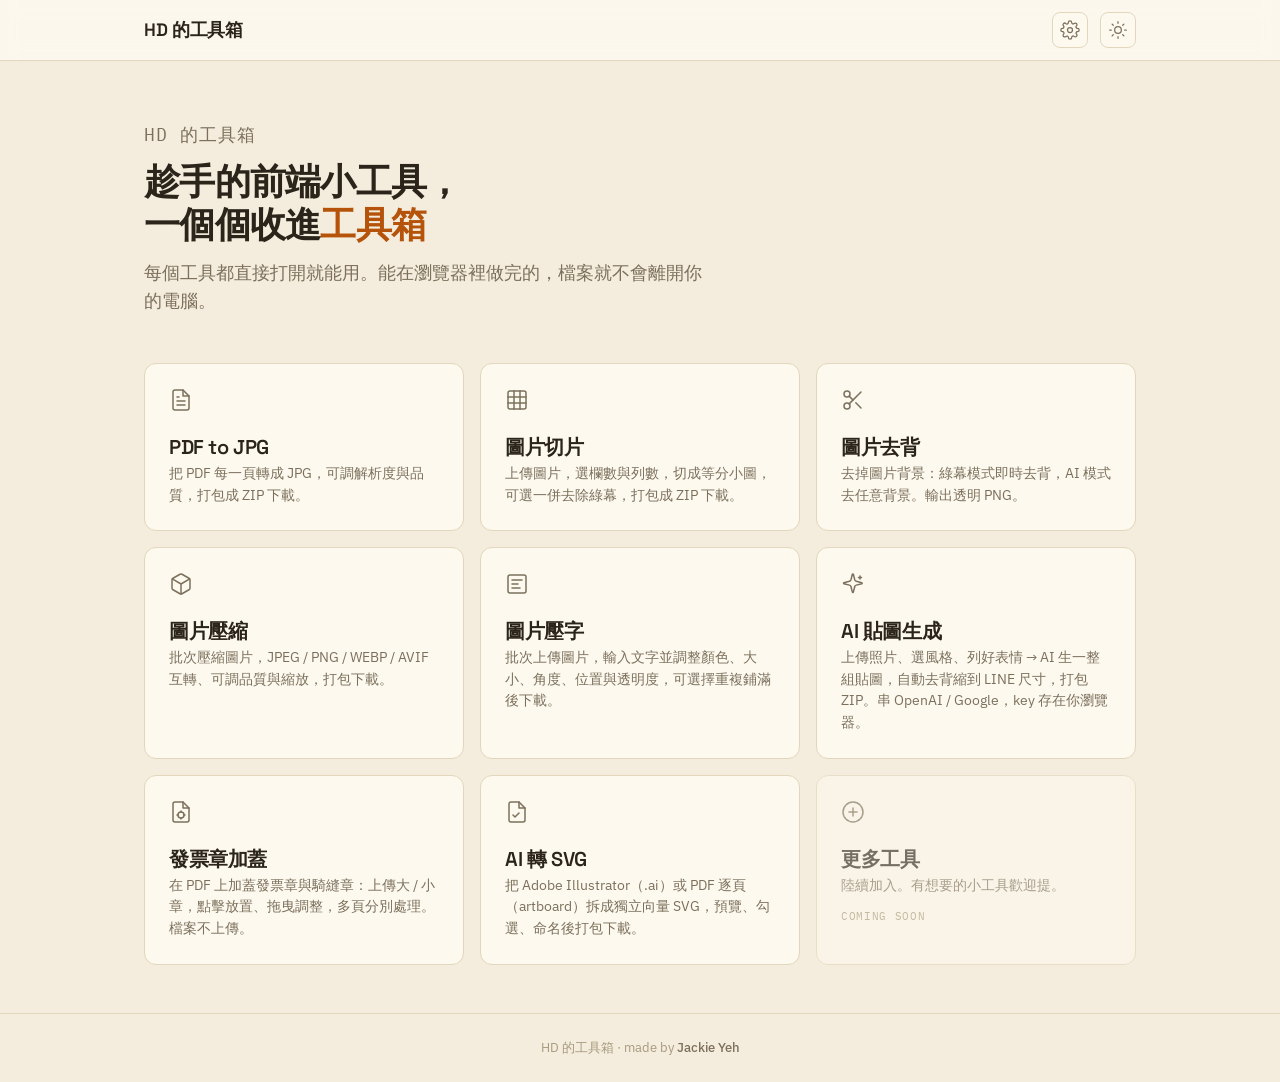
<file: static/index.html>
<!DOCTYPE html>
<html lang="zh-TW">
<head>
  <meta charset="UTF-8">
  <meta name="viewport" content="width=device-width, initial-scale=1">
  <title>HD 的工具箱</title>
  <meta name="description" content="一個個趁手的前端小工具：PDF 轉 JPG、圖片切片、圖片去背、圖片壓縮、圖片壓字、AI 貼圖生成、發票章加蓋，陸續增加。">
  <link rel="preconnect" href="https://fonts.googleapis.com">
  <link rel="preconnect" href="https://fonts.gstatic.com" crossorigin>
  <link rel="stylesheet" href="/static/shared/app.css">
  <script src="/static/shared/theme.js"></script>
  <script src="/static/shared/settings.js"></script>
</head>
<body>

  <header class="app-header">
    <div class="app-header__row">
      <a href="/" class="brand">HD 的工具箱</a>
      <span class="app-header__spacer"></span>
      <button type="button" class="theme-toggle" id="themeToggle" aria-label="切換亮 / 暗模式" title="切換亮 / 暗模式">
        <svg class="icon icon-sun" viewBox="0 0 24 24" fill="none" stroke="currentColor" stroke-width="1.5" stroke-linecap="round" stroke-linejoin="round" aria-hidden="true"><circle cx="12" cy="12" r="4"/><path d="M12 2v2M12 20v2M4.93 4.93l1.41 1.41M17.66 17.66l1.41 1.41M2 12h2M20 12h2M6.34 17.66l-1.41 1.41M19.07 4.93l-1.41 1.41"/></svg>
        <svg class="icon icon-moon" viewBox="0 0 24 24" fill="none" stroke="currentColor" stroke-width="1.5" stroke-linecap="round" stroke-linejoin="round" aria-hidden="true"><path d="M21 12.79A9 9 0 1 1 11.21 3 7 7 0 0 0 21 12.79z"/></svg>
      </button>
    </div>
  </header>

  <main class="app-main app-main--wide">
    <section class="hero">
      <p class="hero__eyebrow">HD 的工具箱</p>
      <h1>趁手的前端小工具，<br>一個個收進<span class="accent">工具箱</span></h1>
      <p>每個工具都直接打開就能用。能在瀏覽器裡做完的，檔案就不會離開你的電腦。</p>
    </section>

    <section class="tool-grid">
      <a href="/pdf2jpg" class="tool-card">
        <svg class="tool-card__icon" viewBox="0 0 24 24" fill="none" stroke="currentColor" stroke-width="1.5" stroke-linecap="round" stroke-linejoin="round" aria-hidden="true"><path d="M14 2H6a2 2 0 0 0-2 2v16a2 2 0 0 0 2 2h12a2 2 0 0 0 2-2V8z"/><path d="M14 2v6h6"/><path d="M8 13h8M8 17h8M8 9h2"/></svg>
        <h3>PDF to JPG</h3>
        <p>把 PDF 每一頁轉成 JPG，可調解析度與品質，打包成 ZIP 下載。</p>
      </a>

      <a href="/image-slicer" class="tool-card">
        <svg class="tool-card__icon" viewBox="0 0 24 24" fill="none" stroke="currentColor" stroke-width="1.5" stroke-linecap="round" stroke-linejoin="round" aria-hidden="true"><rect x="3" y="3" width="18" height="18" rx="2"/><path d="M9 3v18M15 3v18M3 9h18M3 15h18"/></svg>
        <h3>圖片切片</h3>
        <p>上傳圖片，選欄數與列數，切成等分小圖，可選一併去除綠幕，打包成 ZIP 下載。</p>
      </a>

      <a href="/bg-remover" class="tool-card">
        <svg class="tool-card__icon" viewBox="0 0 24 24" fill="none" stroke="currentColor" stroke-width="1.5" stroke-linecap="round" stroke-linejoin="round" aria-hidden="true"><circle cx="6" cy="6" r="3"/><path d="M8.12 8.12 12 12"/><path d="M20 4 8.12 15.88"/><circle cx="6" cy="18" r="3"/><path d="M14.8 14.8 20 20"/></svg>
        <h3>圖片去背</h3>
        <p>去掉圖片背景：綠幕模式即時去背，AI 模式去任意背景。輸出透明 PNG。</p>
      </a>

      <a href="/image-compressor" class="tool-card">
        <svg class="tool-card__icon" viewBox="0 0 24 24" fill="none" stroke="currentColor" stroke-width="1.5" stroke-linecap="round" stroke-linejoin="round" aria-hidden="true"><path d="M21 16V8a2 2 0 0 0-1-1.73l-7-4a2 2 0 0 0-2 0l-7 4A2 2 0 0 0 3 8v8a2 2 0 0 0 1 1.73l7 4a2 2 0 0 0 2 0l7-4A2 2 0 0 0 21 16z"/><path d="M3.27 6.96 12 12.01l8.73-5.05M12 22.08V12"/></svg>
        <h3>圖片壓縮</h3>
        <p>批次壓縮圖片，JPEG / PNG / WEBP / AVIF 互轉、可調品質與縮放，打包下載。</p>
      </a>

      <a href="/text-watermark" class="tool-card">
        <svg class="tool-card__icon" viewBox="0 0 24 24" fill="none" stroke="currentColor" stroke-width="1.5" stroke-linecap="round" stroke-linejoin="round" aria-hidden="true"><rect x="3" y="3" width="18" height="18" rx="2"/><path d="M7 8h10M7 12h6M7 16h8"/></svg>
        <h3>圖片壓字</h3>
        <p>批次上傳圖片，輸入文字並調整顏色、大小、角度、位置與透明度，可選擇重複鋪滿後下載。</p>
      </a>

      <a href="/sticker-ai" class="tool-card">
        <svg class="tool-card__icon" viewBox="0 0 24 24" fill="none" stroke="currentColor" stroke-width="1.5" stroke-linecap="round" stroke-linejoin="round" aria-hidden="true"><path d="M9.94 14.56A2 2 0 0 0 8.5 13.12l-5.6-1.44a.5.5 0 0 1 0-.96l5.6-1.44A2 2 0 0 0 9.94 7.84l1.44-5.6a.5.5 0 0 1 .96 0l1.44 5.6a2 2 0 0 0 1.44 1.44l5.6 1.44a.5.5 0 0 1 0 .96l-5.6 1.44a2 2 0 0 0-1.44 1.44l-1.44 5.6a.5.5 0 0 1-.96 0z"/><path d="M19 4v3M20.5 5.5h-3"/></svg>
        <h3>AI 貼圖生成</h3>
        <p>上傳照片、選風格、列好表情 → AI 生一整組貼圖，自動去背縮到 LINE 尺寸，打包 ZIP。串 OpenAI / Google，key 存在你瀏覽器。</p>
      </a>

      <a href="/invoice-stamp" class="tool-card">
        <svg class="tool-card__icon" viewBox="0 0 24 24" fill="none" stroke="currentColor" stroke-width="1.5" stroke-linecap="round" stroke-linejoin="round" aria-hidden="true"><path d="M14 2H6a2 2 0 0 0-2 2v16a2 2 0 0 0 2 2h12a2 2 0 0 0 2-2V8z"/><path d="M14 2v6h6"/><circle cx="12" cy="15" r="3"/><path d="M12 12v-1M12 18v1M9 15h-1M15 15h1"/></svg>
        <h3>發票章加蓋</h3>
        <p>在 PDF 上加蓋發票章與騎縫章：上傳大 / 小章，點擊放置、拖曳調整，多頁分別處理。檔案不上傳。</p>
      </a>

      <a href="/ai2svg" class="tool-card">
        <svg class="tool-card__icon" viewBox="0 0 24 24" fill="none" stroke="currentColor" stroke-width="1.5" stroke-linecap="round" stroke-linejoin="round" aria-hidden="true"><path d="M14 2H6a2 2 0 0 0-2 2v16a2 2 0 0 0 2 2h12a2 2 0 0 0 2-2V8z"/><path d="M14 2v6h6"/><path d="M8 15l2 2 4-4"/></svg>
        <h3>AI 轉 SVG</h3>
        <p>把 Adobe Illustrator（.ai）或 PDF 逐頁（artboard）拆成獨立向量 SVG，預覽、勾選、命名後打包下載。</p>
      </a>

      <div class="tool-card tool-card--soon" aria-disabled="true">
        <svg class="tool-card__icon" viewBox="0 0 24 24" fill="none" stroke="currentColor" stroke-width="1.5" stroke-linecap="round" stroke-linejoin="round" aria-hidden="true"><circle cx="12" cy="12" r="10"/><path d="M12 8v8M8 12h8"/></svg>
        <h3>更多工具</h3>
        <p>陸續加入。有想要的小工具歡迎提。</p>
        <span class="tool-card__tag">coming soon</span>
      </div>
    </section>
  </main>

  <footer class="app-footer">
    <p>HD 的工具箱 · made by <a href="https://github.com/" rel="noopener">Jackie Yeh</a></p>
  </footer>

</body>
</html>
</file>
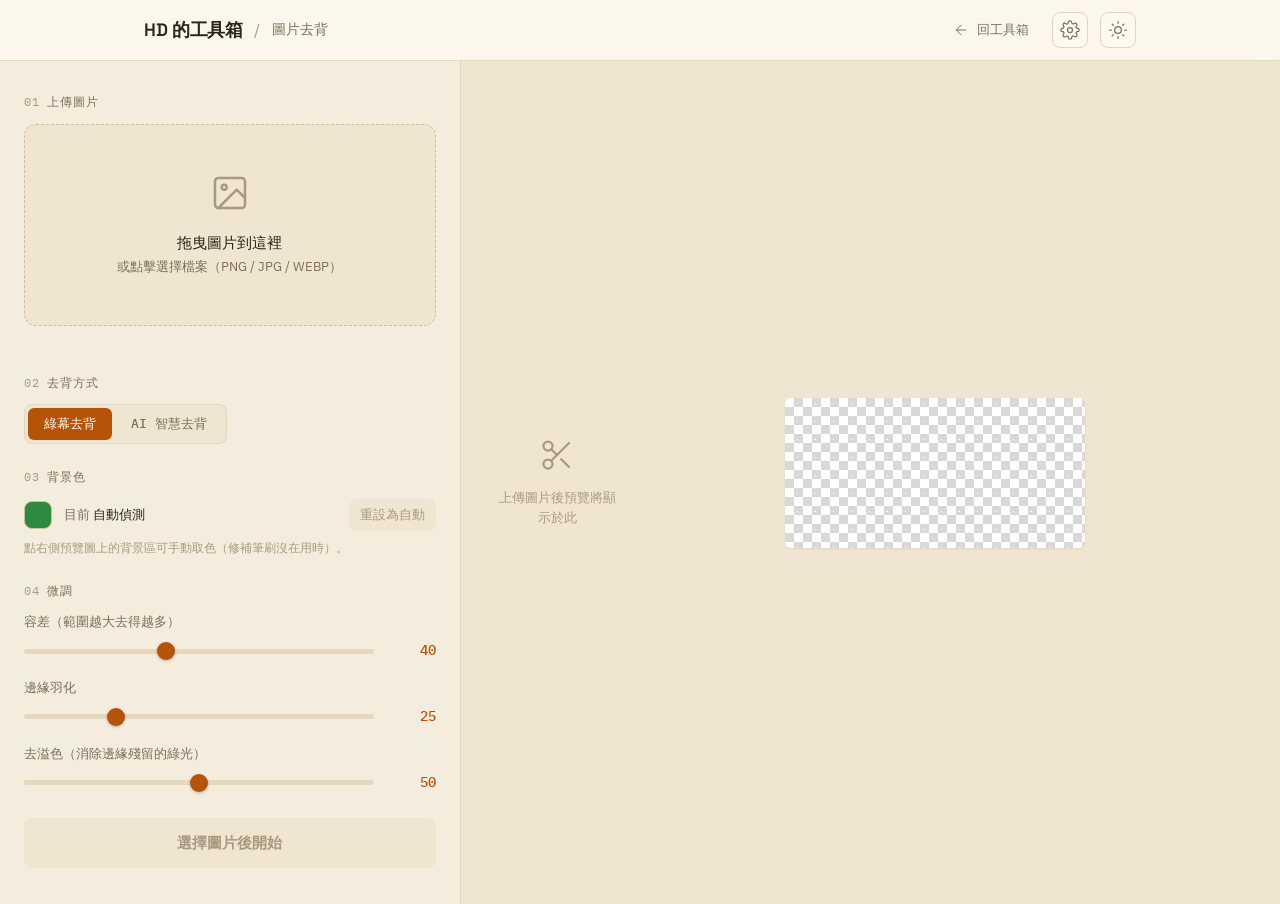
<file: static/bg-remover/index.html>
<!DOCTYPE html>
<html lang="zh-TW">
<head>
  <meta charset="UTF-8">
  <meta name="viewport" content="width=device-width, initial-scale=1">
  <title>圖片去背 · HD 的工具箱</title>
  <meta name="description" content="去掉圖片背景：綠幕模式純前端即時去背，AI 模式用瀏覽器內辨識模型去任意背景。可調邊緣、用筆刷手動修補，輸出透明 PNG，圖片不上傳。">
  <link rel="preconnect" href="https://fonts.googleapis.com">
  <link rel="preconnect" href="https://fonts.gstatic.com" crossorigin>
  <link rel="stylesheet" href="/static/shared/app.css">
  <script src="/static/shared/theme.js"></script>
  <script src="/static/shared/settings.js"></script>
  <style>
    /* 圖片去背工具專屬樣式（共用元件在 app.css） */
    .bg-stage { width: 100%; height: 100%; display: flex; align-items: center; justify-content: center; }
    .bg-figure {
      position: relative; display: inline-block; line-height: 0;
      max-width: 100%; max-height: calc(100vh - 240px); overflow: auto;
      border-radius: 6px; box-shadow: var(--shadow-sm);
      background-color: #fff;
      background-image:
        linear-gradient(45deg, #d8d8d8 25%, transparent 25%),
        linear-gradient(-45deg, #d8d8d8 25%, transparent 25%),
        linear-gradient(45deg, transparent 75%, #d8d8d8 75%),
        linear-gradient(-45deg, transparent 75%, #d8d8d8 75%);
      background-size: 18px 18px;
      background-position: 0 0, 0 9px, 9px -9px, -9px 0;
    }
    .bg-figure canvas { display: block; max-width: 100%; max-height: calc(100vh - 240px); }
    .bg-figure--pickable canvas { cursor: crosshair; }
    .bg-figure--brushing canvas { cursor: crosshair; touch-action: none; }
    .bg-caption { margin-top: var(--space-3); text-align: center; font-family: var(--font-mono); font-size: 12px; color: var(--text-dim); }

    .bg-toolbar { display: none; align-items: center; gap: var(--space-3); flex-wrap: wrap; justify-content: center; margin-top: var(--space-3); }
    .bg-toolbar.is-shown { display: flex; }
    .bg-toolbar .tb-label { font-size: 12px; color: var(--text-muted); }
    .bg-toolbar .range-field { width: 130px; }
    .bg-toolbar .btn { padding: 6px 12px; font-size: 13px; }

    .keycolor-row { display: flex; align-items: center; gap: var(--space-3); }
    .keycolor-swatch {
      width: 28px; height: 28px; flex-shrink: 0; border-radius: var(--radius-sm);
      border: 1px solid var(--border-strong); background: #2d8a3e;
    }
    .keycolor-text { flex: 1; font-size: 13px; color: var(--text-muted); }
    .keycolor-text b { font-family: var(--font-mono); color: var(--text); font-weight: 500; }

    .hint-line { margin-top: var(--space-2); font-size: 12px; color: var(--text-dim); }
    .mode-pane { display: none; }
    .mode-pane.is-active { display: block; }
    .ai-note { font-size: 13px; line-height: 1.6; color: var(--text-muted); }
    .ai-note b { color: var(--text); font-weight: 500; }
    .ai-result-only { display: none; }
    .ai-result-only.is-shown { display: block; }
  </style>
</head>
<body>

  <header class="app-header">
    <div class="app-header__row">
      <a href="/" class="brand">HD 的工具箱</a>
      <span class="crumb-sep">/</span>
      <span class="crumb-cur">圖片去背</span>
      <span class="app-header__spacer"></span>
      <a href="/" class="btn btn--ghost" style="padding:6px 10px;font-size:13px">
        <svg class="icon icon--sm" viewBox="0 0 24 24" fill="none" stroke="currentColor" stroke-width="1.5" stroke-linecap="round" stroke-linejoin="round" aria-hidden="true"><path d="M19 12H5M12 19l-7-7 7-7"/></svg>
        回工具箱
      </a>
      <button type="button" class="theme-toggle" id="themeToggle" aria-label="切換亮 / 暗模式" title="切換亮 / 暗模式">
        <svg class="icon icon-sun" viewBox="0 0 24 24" fill="none" stroke="currentColor" stroke-width="1.5" stroke-linecap="round" stroke-linejoin="round" aria-hidden="true"><circle cx="12" cy="12" r="4"/><path d="M12 2v2M12 20v2M4.93 4.93l1.41 1.41M17.66 17.66l1.41 1.41M2 12h2M20 12h2M6.34 17.66l-1.41 1.41M19.07 4.93l-1.41 1.41"/></svg>
        <svg class="icon icon-moon" viewBox="0 0 24 24" fill="none" stroke="currentColor" stroke-width="1.5" stroke-linecap="round" stroke-linejoin="round" aria-hidden="true"><path d="M21 12.79A9 9 0 1 1 11.21 3 7 7 0 0 0 21 12.79z"/></svg>
      </button>
    </div>
  </header>

  <main class="app-main app-main--full">
    <div class="tool-layout">

      <!-- ===== 左：控制 ===== -->
      <div class="tool-layout__controls">

        <div class="section">
          <div class="section__label"><span class="section__num">01</span> 上傳圖片</div>
          <div class="dropzone" id="dropzone">
            <input type="file" id="fileInput" accept="image/png,image/jpeg,image/webp" hidden>
            <svg class="dropzone__icon" viewBox="0 0 24 24" fill="none" stroke="currentColor" stroke-width="1.5" stroke-linecap="round" stroke-linejoin="round" aria-hidden="true"><rect x="3" y="3" width="18" height="18" rx="2"/><path d="M8.5 10a1.5 1.5 0 1 0 0-3 1.5 1.5 0 0 0 0 3z"/><path d="M21 15l-5-5L5 21"/></svg>
            <div class="dropzone__title">拖曳圖片到這裡</div>
            <div class="dropzone__hint">或點擊選擇檔案（PNG / JPG / WEBP）</div>
            <span class="dropzone__file" id="fileName"></span>
          </div>
        </div>

        <div class="section">
          <div class="section__label"><span class="section__num">02</span> 去背方式</div>
          <div class="segmented" id="modeSeg" role="group" aria-label="去背方式">
            <button type="button" class="segmented__btn" data-mode="chroma" aria-pressed="true">綠幕去背</button>
            <button type="button" class="segmented__btn" data-mode="ai" aria-pressed="false">AI 智慧去背</button>
          </div>
        </div>

        <!-- 綠幕模式 -->
        <div class="mode-pane is-active" id="paneChroma">
          <div class="section">
            <div class="section__label"><span class="section__num">03</span> 背景色</div>
            <div class="keycolor-row">
              <span class="keycolor-swatch" id="keySwatch" aria-hidden="true"></span>
              <span class="keycolor-text">目前 <b id="keyText">自動偵測</b></span>
              <button type="button" class="btn btn--ghost" id="keyResetBtn" style="padding:6px 10px;font-size:13px" disabled>重設為自動</button>
            </div>
            <p class="hint-line">點右側預覽圖上的背景區可手動取色（修補筆刷沒在用時）。</p>
          </div>
          <div class="section">
            <div class="section__label"><span class="section__num">04</span> 微調</div>
            <div class="stack-4">
              <div>
                <span class="field-label">容差（範圍越大去得越多）</span>
                <div class="range-field"><input type="range" id="tolSlider" min="0" max="100" value="40"><span class="range-field__val" id="tolVal">40</span></div>
              </div>
              <div>
                <span class="field-label">邊緣羽化</span>
                <div class="range-field"><input type="range" id="featherSlider" min="0" max="100" value="25"><span class="range-field__val" id="featherVal">25</span></div>
              </div>
              <div>
                <span class="field-label">去溢色（消除邊緣殘留的綠光）</span>
                <div class="range-field"><input type="range" id="spillSlider" min="0" max="100" value="50"><span class="range-field__val" id="spillVal">50</span></div>
              </div>
            </div>
            <div class="message message--error" id="lowSatMsg" style="margin-top:var(--space-4)">
              <svg class="icon" viewBox="0 0 24 24" fill="none" stroke="currentColor" stroke-width="1.5" stroke-linecap="round" stroke-linejoin="round" aria-hidden="true"><circle cx="12" cy="12" r="10"/><path d="M12 8v5M12 16h.01"/></svg>
              <span>沒偵測到夠鮮明的單色背景。如果圖片真的是綠幕，點右側預覽圖上的背景區手動取色；否則改用 AI 智慧去背。</span>
            </div>
          </div>
        </div>

        <!-- AI 模式 -->
        <div class="mode-pane" id="paneAi">
          <div class="section">
            <div class="section__label"><span class="section__num">03</span> 關於 AI 去背</div>
            <p class="ai-note">
              用瀏覽器內建的辨識模型把主體從<b>任意背景</b>切出來；去完會自動清掉背景碎屑，邊緣可再微調、也能用筆刷手動修補。<br>
              首次使用會下載辨識模型（<b>約 80 MB</b>，一次性，之後快取）；處理都在你的電腦上跑，<b>圖片不會上傳</b>。<br>
              <span style="color:var(--text-dim)">複雜場景（深色頭髮配深色雜亂背景）自動辨識效果有限，靠下面的邊緣調整 + 筆刷補一補。</span>
            </p>
          </div>
          <div class="section ai-result-only" id="aiEdgeSection">
            <div class="section__label"><span class="section__num">04</span> 邊緣調整</div>
            <div class="stack-4">
              <div>
                <span class="field-label">邊緣收縮（往內縮，消除殘留的背景光圈）</span>
                <div class="range-field"><input type="range" id="erodeSlider" min="0" max="3" value="1"><span class="range-field__val" id="erodeVal">1px</span></div>
              </div>
              <div>
                <span class="field-label">邊緣羽化</span>
                <div class="range-field"><input type="range" id="aiFeatherSlider" min="0" max="4" value="1"><span class="range-field__val" id="aiFeatherVal">1px</span></div>
              </div>
            </div>
            <button type="button" class="btn btn--ghost" id="aiRerunBtn" style="margin-top:var(--space-4);padding:6px 10px;font-size:13px">重跑 AI 辨識</button>
          </div>
        </div>

        <button type="button" class="btn btn--primary btn--block" id="goBtn" disabled>選擇圖片後開始</button>

        <div class="progress" id="progress">
          <div class="progress__header">
            <span class="progress__label" id="progressLabel">處理中</span>
            <span class="progress__status" id="progressStatus"></span>
          </div>
          <div class="progress__track"><div class="progress__bar" id="progressBar"></div></div>
        </div>

        <div class="message message--error" id="errorMsg">
          <svg class="icon" viewBox="0 0 24 24" fill="none" stroke="currentColor" stroke-width="1.5" stroke-linecap="round" stroke-linejoin="round" aria-hidden="true"><circle cx="12" cy="12" r="10"/><path d="M15 9l-6 6M9 9l6 6"/></svg>
          <span id="errorText"></span>
        </div>
        <div class="message message--success" id="successMsg">
          <svg class="icon" viewBox="0 0 24 24" fill="none" stroke="currentColor" stroke-width="1.5" stroke-linecap="round" stroke-linejoin="round" aria-hidden="true"><path d="M22 11.08V12a10 10 0 1 1-5.93-9.14"/><path d="M22 4L12 14.01l-3-3"/></svg>
          <span id="successText"></span>
        </div>
      </div>

      <!-- ===== 右：預覽 ===== -->
      <div class="tool-layout__preview" id="previewArea">
        <div class="preview-empty" id="previewEmpty">
          <svg class="preview-empty__icon" viewBox="0 0 24 24" fill="none" stroke="currentColor" stroke-width="1.5" stroke-linecap="round" stroke-linejoin="round" aria-hidden="true"><circle cx="6" cy="6" r="3"/><path d="M8.12 8.12 12 12"/><path d="M20 4 8.12 15.88"/><circle cx="6" cy="18" r="3"/><path d="M14.8 14.8 20 20"/></svg>
          <p>上傳圖片後預覽將顯示於此</p>
        </div>
        <div class="bg-stage" id="previewStage" hidden>
          <div>
            <div class="bg-figure" id="previewFigure">
              <canvas id="previewCanvas"></canvas>
            </div>
            <div class="bg-caption" id="previewCaption"></div>
            <div class="bg-toolbar" id="brushToolbar">
              <span class="tb-label">縮放</span>
              <div class="segmented" id="zoomSeg" role="group" aria-label="縮放">
                <button type="button" class="segmented__btn" data-zoom="1" aria-pressed="true">100%</button>
                <button type="button" class="segmented__btn" data-zoom="1.5" aria-pressed="false">150%</button>
                <button type="button" class="segmented__btn" data-zoom="2" aria-pressed="false">200%</button>
                <button type="button" class="segmented__btn" data-zoom="3" aria-pressed="false">300%</button>
                <button type="button" class="segmented__btn" data-zoom="4" aria-pressed="false">400%</button>
              </div>
              <span class="tb-label">修補筆刷</span>
              <div class="segmented" id="brushSeg" role="group" aria-label="修補筆刷">
                <button type="button" class="segmented__btn" data-brush="off" aria-pressed="true">關</button>
                <button type="button" class="segmented__btn" data-brush="erase" aria-pressed="false">擦掉</button>
                <button type="button" class="segmented__btn" data-brush="restore" aria-pressed="false">還原</button>
              </div>
              <span class="tb-label">筆刷大小</span>
              <div class="range-field"><input type="range" id="brushSizeSlider" min="6" max="120" value="36"><span class="range-field__val" id="brushSizeVal">36</span></div>
              <button type="button" class="btn btn--ghost" id="undoBtn" disabled>復原</button>
            </div>
          </div>
        </div>
      </div>

    </div>
  </main>

  <script src="/static/shared/chroma-key.js"></script>
  <script>
  (function () {
    "use strict";
    var IMGLY_URL = "https://cdn.jsdelivr.net/npm/@imgly/background-removal@1/+esm";
    var BIG = 16e6;            // 超過這像素數的圖：跳過 cleanup / erode / feather（記憶體）
    var UNDO_MAX = 6;

    var $ = function (id) { return document.getElementById(id); };
    var els = {
      dropzone: $("dropzone"), fileInput: $("fileInput"), fileName: $("fileName"),
      modeSeg: $("modeSeg"), paneChroma: $("paneChroma"), paneAi: $("paneAi"),
      keySwatch: $("keySwatch"), keyText: $("keyText"), keyResetBtn: $("keyResetBtn"),
      tolSlider: $("tolSlider"), tolVal: $("tolVal"),
      featherSlider: $("featherSlider"), featherVal: $("featherVal"),
      spillSlider: $("spillSlider"), spillVal: $("spillVal"), lowSatMsg: $("lowSatMsg"),
      aiEdgeSection: $("aiEdgeSection"), erodeSlider: $("erodeSlider"), erodeVal: $("erodeVal"),
      aiFeatherSlider: $("aiFeatherSlider"), aiFeatherVal: $("aiFeatherVal"), aiRerunBtn: $("aiRerunBtn"),
      goBtn: $("goBtn"),
      progress: $("progress"), progressLabel: $("progressLabel"), progressBar: $("progressBar"), progressStatus: $("progressStatus"),
      errorMsg: $("errorMsg"), errorText: $("errorText"), successMsg: $("successMsg"), successText: $("successText"),
      previewEmpty: $("previewEmpty"), previewStage: $("previewStage"), previewFigure: $("previewFigure"),
      previewCanvas: $("previewCanvas"), previewCaption: $("previewCaption"),
      brushToolbar: $("brushToolbar"), zoomSeg: $("zoomSeg"), brushSeg: $("brushSeg"), brushSizeSlider: $("brushSizeSlider"), brushSizeVal: $("brushSizeVal"), undoBtn: $("undoBtn"),
    };
    var pctx = els.previewCanvas.getContext("2d", { willReadFrequently: true });

    var state = {
      mode: "chroma",
      file: null, img: null, imgURL: null,
      origCanvas: null,          // 原圖全尺寸（給「還原」筆刷）
      keyColor: null, busy: false,
      hasResult: false,          // previewCanvas 目前是「去背結果」（vs 原圖）
      aiCleanCanvas: null,       // AI 模型輸出 + 清碎屑後（給邊緣調整重套用）
      aiErode: 1, aiFeather: 1,
      removeBackground: null,
      brushTool: "off", brushSize: 36, zoom: 1,
      drawing: false, lastX: 0, lastY: 0, lastScale: 1,
      undo: [],
    };

    // ---------- 訊息 / 進度 ----------
    function showError(m) { els.errorText.textContent = m; els.errorMsg.classList.add("is-shown"); els.successMsg.classList.remove("is-shown"); }
    function showSuccess(m) { els.successText.textContent = m; els.successMsg.classList.add("is-shown"); els.errorMsg.classList.remove("is-shown"); }
    function hideMessages() { els.errorMsg.classList.remove("is-shown"); els.successMsg.classList.remove("is-shown"); }
    function showProgress(label) { els.progressLabel.textContent = label || "處理中"; els.progressStatus.textContent = ""; els.progressBar.style.width = "0%"; els.progress.classList.add("is-shown"); }
    function setProgress(pct, status) { els.progressBar.style.width = Math.max(0, Math.min(100, pct)) + "%"; if (status != null) els.progressStatus.textContent = status; }
    function hideProgress() { els.progress.classList.remove("is-shown"); }
    function caption(t) { els.previewCaption.textContent = t; }

    function sanitizeStem(name) { var s = (name || "image").replace(/\.[^.]+$/, "").trim().replace(/[\\\/:*?"<>|]+/g, "_"); return s || "image"; }
    function triggerDownload(blob, filename) {
      var url = URL.createObjectURL(blob), a = document.createElement("a");
      a.href = url; a.download = filename; document.body.appendChild(a); a.click(); document.body.removeChild(a);
      setTimeout(function () { URL.revokeObjectURL(url); }, 1000);
    }
    function newCanvas(w, h) { var c = document.createElement("canvas"); c.width = w; c.height = h; return c; }
    function canvasToBlob(canvas, mime) { return new Promise(function (res, rej) { canvas.toBlob(function (b) { b ? res(b) : rej(new Error("產生圖片失敗")); }, mime); }); }
    function blobToCanvas(blob) {
      return new Promise(function (res, rej) {
        var url = URL.createObjectURL(blob), img = new Image();
        img.onload = function () { var c = newCanvas(img.naturalWidth, img.naturalHeight); c.getContext("2d", { willReadFrequently: true }).drawImage(img, 0, 0); URL.revokeObjectURL(url); res(c); };
        img.onerror = function () { URL.revokeObjectURL(url); rej(new Error("讀取去背結果失敗")); };
        img.src = url;
      });
    }

    // ---------- AI mask 後處理 ----------
    // 清掉孤立小雜點：alpha mask 做 4-連通元件，只留最大塊 + 面積 >= 0.3% 影像的塊
    function cleanAlphaMask(imageData) {
      var d = imageData.data, w = imageData.width, h = imageData.height, n = w * h;
      var FG = 16, label = new Int32Array(n);
      for (var i = 0; i < n; i++) label[i] = (d[i * 4 + 3] < FG) ? 0 : -1;
      var stack = new Int32Array(n), comps = [0], cur = 0;
      for (var p = 0; p < n; p++) {
        if (label[p] !== -1) continue;
        cur++; var area = 0, sp = 0; stack[sp++] = p; label[p] = cur;
        while (sp > 0) {
          var q = stack[--sp]; area++; var x = q % w, y = (q / w) | 0;
          if (x > 0 && label[q - 1] === -1) { label[q - 1] = cur; stack[sp++] = q - 1; }
          if (x < w - 1 && label[q + 1] === -1) { label[q + 1] = cur; stack[sp++] = q + 1; }
          if (y > 0 && label[q - w] === -1) { label[q - w] = cur; stack[sp++] = q - w; }
          if (y < h - 1 && label[q + w] === -1) { label[q + w] = cur; stack[sp++] = q + w; }
        }
        comps.push(area);
      }
      if (cur === 0) return;
      var maxK = 1; for (var k = 2; k <= cur; k++) if (comps[k] > comps[maxK]) maxK = k;
      var minArea = Math.max(1, Math.floor(n * 0.003)), keep = new Uint8Array(cur + 1);
      for (var k2 = 1; k2 <= cur; k2++) keep[k2] = (k2 === maxK || comps[k2] >= minArea) ? 1 : 0;
      for (var j = 0; j < n; j++) { var L = label[j]; if (L > 0 && !keep[L]) d[j * 4 + 3] = 0; }
    }
    // 對 canvas 的 alpha 做 px 次侵蝕（往內縮）
    function erodeAlpha(canvas, px) {
      if (px <= 0) return;
      var w = canvas.width, h = canvas.height, n = w * h, ctx = canvas.getContext("2d", { willReadFrequently: true });
      var img = ctx.getImageData(0, 0, w, h), d = img.data, a = new Uint8ClampedArray(n);
      for (var i = 0; i < n; i++) a[i] = d[i * 4 + 3];
      for (var pass = 0; pass < px; pass++) {
        var b = new Uint8ClampedArray(n);
        for (var y = 0; y < h; y++) for (var x = 0; x < w; x++) {
          var idx = y * w + x, v = a[idx];
          if (x > 0 && a[idx - 1] < v) v = a[idx - 1];
          if (x < w - 1 && a[idx + 1] < v) v = a[idx + 1];
          if (y > 0 && a[idx - w] < v) v = a[idx - w];
          if (y < h - 1 && a[idx + w] < v) v = a[idx + w];
          b[idx] = v;
        }
        a = b;
      }
      for (var j = 0; j < n; j++) d[j * 4 + 3] = a[j];
      ctx.putImageData(img, 0, 0);
    }
    // 對 canvas 的 alpha 做高斯模糊（羽化）— 把 alpha 轉灰階暫存、用 ctx.filter 模糊、再寫回
    function featherAlpha(canvas, r) {
      if (r <= 0) return;
      var w = canvas.width, h = canvas.height, n = w * h, ctx = canvas.getContext("2d", { willReadFrequently: true });
      var img = ctx.getImageData(0, 0, w, h), d = img.data, aImg = ctx.createImageData(w, h);
      for (var i = 0; i < n; i++) { var av = d[i * 4 + 3]; aImg.data[i * 4] = av; aImg.data[i * 4 + 1] = av; aImg.data[i * 4 + 2] = av; aImg.data[i * 4 + 3] = 255; }
      var tmp = newCanvas(w, h); tmp.getContext("2d").putImageData(aImg, 0, 0);
      var blr = newCanvas(w, h), bctx = blr.getContext("2d", { willReadFrequently: true });
      bctx.filter = "blur(" + r + "px)"; bctx.drawImage(tmp, 0, 0); bctx.filter = "none";
      var bd = bctx.getImageData(0, 0, w, h).data;
      for (var j = 0; j < n; j++) d[j * 4 + 3] = bd[j * 4];
      ctx.putImageData(img, 0, 0);
    }

    // ---------- 預覽 / 結果 ----------
    function drawIntoPreview(srcCanvas) {
      els.previewCanvas.width = srcCanvas.width; els.previewCanvas.height = srcCanvas.height;
      pctx.clearRect(0, 0, srcCanvas.width, srcCanvas.height);
      pctx.drawImage(srcCanvas, 0, 0);
      els.previewEmpty.hidden = true; els.previewStage.hidden = false;
      applyZoom();
    }
    // 顯示縮放：zoom=1 → 讓 CSS 自動 fit；zoom>1 → 量出 fit 寬度再乘上去（容器 overflow:auto 會出現捲軸）
    function applyZoom() {
      var cv = els.previewCanvas;
      cv.style.maxWidth = ""; cv.style.maxHeight = ""; cv.style.width = ""; cv.style.height = "";
      if (state.zoom > 1) {
        var baseW = cv.getBoundingClientRect().width;     // zoom=1 時 CSS fit 出來的寬度
        if (baseW > 0) { cv.style.maxWidth = "none"; cv.style.maxHeight = "none"; cv.style.width = Math.round(baseW * state.zoom) + "px"; cv.style.height = "auto"; }
      }
    }
    function setResult(srcCanvas, captionText) {
      drawIntoPreview(srcCanvas);
      state.hasResult = true; state.undo = [];
      caption(captionText);
      syncToolbar(); syncFigureClass(); syncGoBtn();
    }
    function showOriginalInPreview() {
      if (!state.origCanvas) return;
      drawIntoPreview(state.origCanvas);
      state.hasResult = false; state.undo = [];
      caption("原圖 " + state.origCanvas.width + " × " + state.origCanvas.height);
      syncToolbar(); syncFigureClass(); syncGoBtn();
    }
    function syncFigureClass() {
      els.previewFigure.classList.toggle("bg-figure--brushing", state.brushTool !== "off");
      els.previewFigure.classList.toggle("bg-figure--pickable", state.brushTool === "off" && state.mode === "chroma" && state.hasResult);
    }

    // ---------- 綠幕去背（即時） ----------
    function chromaOpts() {
      return { keyColor: state.keyColor || undefined, tolerance: parseInt(els.tolSlider.value, 10) / 100, smoothness: parseInt(els.featherSlider.value, 10) / 100, spill: parseInt(els.spillSlider.value, 10) / 100 };
    }
    function runChroma() {
      if (!state.img) return;
      var out;
      try { out = ChromaKey.process(state.img, chromaOpts()); }
      catch (e) { showError("處理失敗：" + (e && e.message ? e.message : e)); return; }
      els.lowSatMsg.classList.toggle("is-shown", !!out.lowSaturation);
      if (!state.keyColor) { els.keySwatch.style.background = ChromaKey.rgbToCss(out.keyColor); els.keyText.textContent = "自動偵測"; }
      setResult(out.canvas, "綠幕去背 ｜ 背景色 " + ChromaKey.rgbToCss(out.keyColor) + (state.keyColor ? "（手動）" : "（自動）") + " ｜ " + out.canvas.width + " × " + out.canvas.height);
    }
    var chromaDebounce = null;
    function runChromaDebounced() { if (chromaDebounce) clearTimeout(chromaDebounce); chromaDebounce = setTimeout(function () { chromaDebounce = null; runChroma(); }, 140); }
    function setKeyColor(rgb) {
      state.keyColor = rgb;
      if (rgb) { els.keySwatch.style.background = ChromaKey.rgbToCss(rgb); els.keyText.textContent = ChromaKey.rgbToCss(rgb); els.keyResetBtn.disabled = false; }
      else { els.keyText.textContent = "自動偵測"; els.keyResetBtn.disabled = true; }
      if (state.mode === "chroma") runChroma();
    }

    // ---------- AI 去背 ----------
    function applyAiEdge() {
      if (!state.aiCleanCanvas) return;
      var src = state.aiCleanCanvas, w = src.width, h = src.height;
      var work = newCanvas(w, h); work.getContext("2d").drawImage(src, 0, 0);
      if (w * h <= BIG) { erodeAlpha(work, state.aiErode); featherAlpha(work, state.aiFeather); }
      setResult(work, "AI 去背 ｜ 邊緣收縮 " + state.aiErode + "px / 羽化 " + state.aiFeather + "px ｜ " + w + " × " + h);
    }
    var aiEdgeDebounce = null;
    function applyAiEdgeDebounced() { if (aiEdgeDebounce) clearTimeout(aiEdgeDebounce); aiEdgeDebounce = setTimeout(function () { aiEdgeDebounce = null; applyAiEdge(); }, 150); }

    async function runAi() {
      if (!state.removeBackground) {
        showProgress("載入 AI 元件");
        try {
          var mod = await import(IMGLY_URL);
          state.removeBackground = mod.default || mod.removeBackground || mod.imglyRemoveBackground;
          if (typeof state.removeBackground !== "function") throw new Error("元件格式不符");
        } catch (e) { throw new Error("AI 去背元件載入失敗，請檢查網路連線後重試，或改用「綠幕去背」。"); }
      }
      showProgress("AI 去背");
      var cfg = {
        model: "isnet_fp16",
        output: { format: "image/png" },
        progress: function (key, current, total) {
          var pct = total ? Math.round(current / total * 100) : 0;
          setProgress(pct, (String(key).indexOf("fetch") === 0 ? "下載模型 " : "處理 ") + pct + "%");
        }
      };
      var raw = await state.removeBackground(state.file, cfg);
      setProgress(96, "整理結果");
      var clean = await blobToCanvas(raw);
      if (clean.width * clean.height <= BIG) {
        var ctx = clean.getContext("2d", { willReadFrequently: true });
        var id = ctx.getImageData(0, 0, clean.width, clean.height);
        cleanAlphaMask(id); ctx.putImageData(id, 0, 0);
      }
      state.aiCleanCanvas = clean;
      setProgress(100, "完成");
      applyAiEdge();
    }

    // ---------- 修補筆刷 ----------
    function canvasPoint(e) {
      var rect = els.previewCanvas.getBoundingClientRect();
      var scale = rect.width ? els.previewCanvas.width / rect.width : 1;
      return { x: (e.clientX - rect.left) * scale, y: (e.clientY - rect.top) * scale, scale: scale };
    }
    function pushUndo() {
      if (!state.hasResult) return;
      try {
        if (state.undo.length >= UNDO_MAX) state.undo.shift();
        state.undo.push(pctx.getImageData(0, 0, els.previewCanvas.width, els.previewCanvas.height));
      } catch (e) {}
      syncToolbar();
    }
    function eraseDab(x, y, r) {
      pctx.save();
      pctx.globalCompositeOperation = "destination-out";
      var g = pctx.createRadialGradient(x, y, 0, x, y, r);
      g.addColorStop(0, "rgba(0,0,0,1)"); g.addColorStop(0.8, "rgba(0,0,0,1)"); g.addColorStop(1, "rgba(0,0,0,0)");
      pctx.fillStyle = g; pctx.beginPath(); pctx.arc(x, y, r, 0, Math.PI * 2); pctx.fill();
      pctx.restore();
    }
    function restoreDab(x, y, r) {
      if (!state.origCanvas) return;
      var W = els.previewCanvas.width, H = els.previewCanvas.height;
      var bx = Math.max(0, Math.floor(x - r)), by = Math.max(0, Math.floor(y - r));
      var bw = Math.min(W, Math.ceil(x + r)) - bx, bh = Math.min(H, Math.ceil(y + r)) - by;
      if (bw <= 0 || bh <= 0) return;
      var tmp = newCanvas(bw, bh), tctx = tmp.getContext("2d");
      tctx.drawImage(state.origCanvas, bx, by, bw, bh, 0, 0, bw, bh);
      tctx.globalCompositeOperation = "destination-in";
      var g = tctx.createRadialGradient(x - bx, y - by, 0, x - bx, y - by, r);
      g.addColorStop(0, "rgba(0,0,0,1)"); g.addColorStop(0.85, "rgba(0,0,0,1)"); g.addColorStop(1, "rgba(0,0,0,0)");
      tctx.fillStyle = g; tctx.fillRect(0, 0, bw, bh);
      pctx.drawImage(tmp, bx, by);
    }
    function dabAt(x, y, scale) {
      var r = Math.max(1, state.brushSize / 2 * scale);
      if (state.brushTool === "erase") eraseDab(x, y, r);
      else if (state.brushTool === "restore") restoreDab(x, y, r);
    }
    function strokeTo(x, y, scale) {
      var dx = x - state.lastX, dy = y - state.lastY, dist = Math.hypot(dx, dy);
      var step = Math.max(1, state.brushSize * scale / 4), steps = Math.max(1, Math.ceil(dist / step));
      for (var i = 1; i <= steps; i++) dabAt(state.lastX + dx * i / steps, state.lastY + dy * i / steps, scale);
      state.lastX = x; state.lastY = y;
    }
    els.previewCanvas.addEventListener("pointerdown", function (e) {
      if (state.brushTool === "off") return;       // 讓 click 事件去做取色
      if (state.busy || !state.hasResult) return;
      e.preventDefault();
      try { els.previewCanvas.setPointerCapture(e.pointerId); } catch (er) {}
      pushUndo();
      var p = canvasPoint(e);
      state.drawing = true; state.lastX = p.x; state.lastY = p.y; state.lastScale = p.scale;
      dabAt(p.x, p.y, p.scale);
    });
    els.previewCanvas.addEventListener("pointermove", function (e) {
      if (!state.drawing) return;
      e.preventDefault();
      var p = canvasPoint(e); strokeTo(p.x, p.y, p.scale);
    });
    function endStroke() { state.drawing = false; }
    els.previewCanvas.addEventListener("pointerup", endStroke);
    els.previewCanvas.addEventListener("pointercancel", endStroke);
    els.previewCanvas.addEventListener("lostpointercapture", endStroke);
    // 取色（綠幕、筆刷關著時）
    els.previewCanvas.addEventListener("click", function (e) {
      if (state.brushTool !== "off" || state.mode !== "chroma" || !state.hasResult || !state.img || state.busy) return;
      var rect = els.previewCanvas.getBoundingClientRect();
      if (!rect.width || !rect.height) return;
      var px = (e.clientX - rect.left) / rect.width * state.img.naturalWidth;
      var py = (e.clientY - rect.top) / rect.height * state.img.naturalHeight;
      setKeyColor(ChromaKey.colorAt(state.img, px, py));
    });

    // ---------- 同步 UI ----------
    function syncToolbar() {
      els.brushToolbar.classList.toggle("is-shown", state.hasResult && !state.busy);
      els.undoBtn.disabled = state.busy || state.undo.length === 0;
    }
    function syncGoBtn() {
      var b = els.goBtn;
      if (!state.img) { b.disabled = true; b.textContent = "選擇圖片後開始"; return; }
      if (state.busy) { b.disabled = true; b.textContent = "處理中…"; return; }
      if (state.mode === "ai" && !state.aiCleanCanvas) { b.disabled = false; b.textContent = "開始 AI 去背"; return; }
      b.disabled = !state.hasResult; b.textContent = "下載透明 PNG";
    }
    function setMode(mode) {
      if (state.busy) return;
      state.mode = mode;
      els.modeSeg.querySelectorAll(".segmented__btn").forEach(function (x) { x.setAttribute("aria-pressed", x.getAttribute("data-mode") === mode ? "true" : "false"); });
      els.paneChroma.classList.toggle("is-active", mode === "chroma");
      els.paneAi.classList.toggle("is-active", mode === "ai");
      els.aiEdgeSection.classList.toggle("is-shown", mode === "ai" && !!state.aiCleanCanvas);
      hideMessages();
      if (state.img) {
        if (mode === "chroma") runChroma();
        else if (state.aiCleanCanvas) applyAiEdge();
        else showOriginalInPreview();
      }
      syncGoBtn(); syncFigureClass();
    }

    // ---------- 載入檔案 ----------
    function loadFile(file) {
      hideMessages(); els.lowSatMsg.classList.remove("is-shown");
      if (!file) return;
      if (!file.type || file.type.indexOf("image/") !== 0) { showError("請選擇圖片檔（PNG / JPG / WEBP 等）。"); return; }
      if (state.imgURL) URL.revokeObjectURL(state.imgURL);
      var url = URL.createObjectURL(file), img = new Image();
      img.onload = function () {
        if (!img.naturalWidth || !img.naturalHeight) { URL.revokeObjectURL(url); showError("無法讀取這張圖片的尺寸。"); return; }
        state.file = file; state.img = img; state.imgURL = url;
        state.origCanvas = newCanvas(img.naturalWidth, img.naturalHeight);
        state.origCanvas.getContext("2d", { willReadFrequently: true }).drawImage(img, 0, 0);
        state.keyColor = null; state.aiCleanCanvas = null; state.hasResult = false; state.undo = []; state.zoom = 1;
        els.zoomSeg.querySelectorAll(".segmented__btn").forEach(function (x) { x.setAttribute("aria-pressed", x.getAttribute("data-zoom") === "1" ? "true" : "false"); });
        els.keyResetBtn.disabled = true; els.keyText.textContent = "自動偵測";
        els.aiEdgeSection.classList.remove("is-shown");
        els.fileName.textContent = file.name + "  ·  " + img.naturalWidth + "×" + img.naturalHeight;
        els.fileName.classList.add("is-shown");
        if (state.mode === "chroma") runChroma(); else showOriginalInPreview();
        syncGoBtn();
      };
      img.onerror = function () { URL.revokeObjectURL(url); showError("這個檔案無法當作圖片載入。"); };
      img.src = url;
    }

    // ---------- 主按鈕 ----------
    async function doGo() {
      if (!state.img || state.busy) return;
      if (state.mode === "ai" && !state.aiCleanCanvas) { await doAiRun(); return; }
      // 下載目前 previewCanvas
      if (!state.hasResult) { showError("還沒有可下載的結果。"); return; }
      try {
        var name = sanitizeStem(state.file && state.file.name) + "-cutout.png";
        var blob = await canvasToBlob(els.previewCanvas, "image/png");
        triggerDownload(blob, name);
        showSuccess("已下載透明 PNG（" + name + "）。");
      } catch (e) { showError("下載失敗：" + (e && e.message ? e.message : e)); }
    }
    async function doAiRun() {
      if (!state.img || state.busy) return;
      state.busy = true; hideMessages(); state.brushTool = "off";
      els.brushSeg.querySelectorAll(".segmented__btn").forEach(function (x) { x.setAttribute("aria-pressed", x.getAttribute("data-brush") === "off" ? "true" : "false"); });
      syncGoBtn(); syncToolbar(); syncFigureClass();
      document.querySelectorAll("#modeSeg .segmented__btn").forEach(function (b) { b.disabled = true; });
      try {
        await runAi();
        els.aiEdgeSection.classList.add("is-shown");
        showSuccess("AI 去背完成。可調邊緣 / 用筆刷修補，再按「下載透明 PNG」。");
      } catch (e) {
        showError(e && e.message ? e.message : "去背失敗。");
      } finally {
        state.busy = false; hideProgress();
        document.querySelectorAll("#modeSeg .segmented__btn").forEach(function (b) { b.disabled = false; });
        syncGoBtn(); syncToolbar();
      }
    }

    // ---------- events ----------
    els.dropzone.addEventListener("click", function () { els.fileInput.click(); });
    els.dropzone.addEventListener("dragover", function (e) { e.preventDefault(); els.dropzone.classList.add("is-dragover"); });
    els.dropzone.addEventListener("dragleave", function (e) { e.preventDefault(); els.dropzone.classList.remove("is-dragover"); });
    els.dropzone.addEventListener("drop", function (e) { e.preventDefault(); els.dropzone.classList.remove("is-dragover"); if (e.dataTransfer.files.length) loadFile(e.dataTransfer.files[0]); });
    els.fileInput.addEventListener("change", function (e) { if (e.target.files.length) { var f = e.target.files[0]; e.target.value = ""; loadFile(f); } });

    els.modeSeg.querySelectorAll(".segmented__btn").forEach(function (btn) { btn.addEventListener("click", function () { setMode(btn.getAttribute("data-mode")); }); });

    function bindChromaSlider(slider, valEl) { slider.addEventListener("input", function () { valEl.textContent = slider.value; if (state.mode === "chroma" && state.img) runChromaDebounced(); }); }
    bindChromaSlider(els.tolSlider, els.tolVal);
    bindChromaSlider(els.featherSlider, els.featherVal);
    bindChromaSlider(els.spillSlider, els.spillVal);
    els.keyResetBtn.addEventListener("click", function () { if (!state.busy) setKeyColor(null); });

    els.erodeSlider.addEventListener("input", function () { state.aiErode = parseInt(els.erodeSlider.value, 10); els.erodeVal.textContent = state.aiErode + "px"; if (state.aiCleanCanvas && !state.busy) applyAiEdgeDebounced(); });
    els.aiFeatherSlider.addEventListener("input", function () { state.aiFeather = parseInt(els.aiFeatherSlider.value, 10); els.aiFeatherVal.textContent = state.aiFeather + "px"; if (state.aiCleanCanvas && !state.busy) applyAiEdgeDebounced(); });
    els.aiRerunBtn.addEventListener("click", function () { if (!state.busy && state.img) { state.aiCleanCanvas = null; doAiRun(); } });

    els.zoomSeg.querySelectorAll(".segmented__btn").forEach(function (btn) {
      btn.addEventListener("click", function () {
        state.zoom = parseFloat(btn.getAttribute("data-zoom")) || 1;
        els.zoomSeg.querySelectorAll(".segmented__btn").forEach(function (x) { x.setAttribute("aria-pressed", x === btn ? "true" : "false"); });
        applyZoom();
      });
    });
    els.brushSeg.querySelectorAll(".segmented__btn").forEach(function (btn) {
      btn.addEventListener("click", function () {
        if (state.busy) return;
        state.brushTool = btn.getAttribute("data-brush");
        els.brushSeg.querySelectorAll(".segmented__btn").forEach(function (x) { x.setAttribute("aria-pressed", x === btn ? "true" : "false"); });
        syncFigureClass();
      });
    });
    els.brushSizeSlider.addEventListener("input", function () { state.brushSize = parseInt(els.brushSizeSlider.value, 10); els.brushSizeVal.textContent = state.brushSize; });
    els.undoBtn.addEventListener("click", function () {
      if (state.busy || !state.undo.length) return;
      try { pctx.putImageData(state.undo.pop(), 0, 0); } catch (e) {}
      syncToolbar();
    });

    els.goBtn.addEventListener("click", doGo);

    // ---------- init ----------
    syncGoBtn(); syncToolbar(); syncFigureClass();
  })();
  </script>
</body>
</html>
</file>
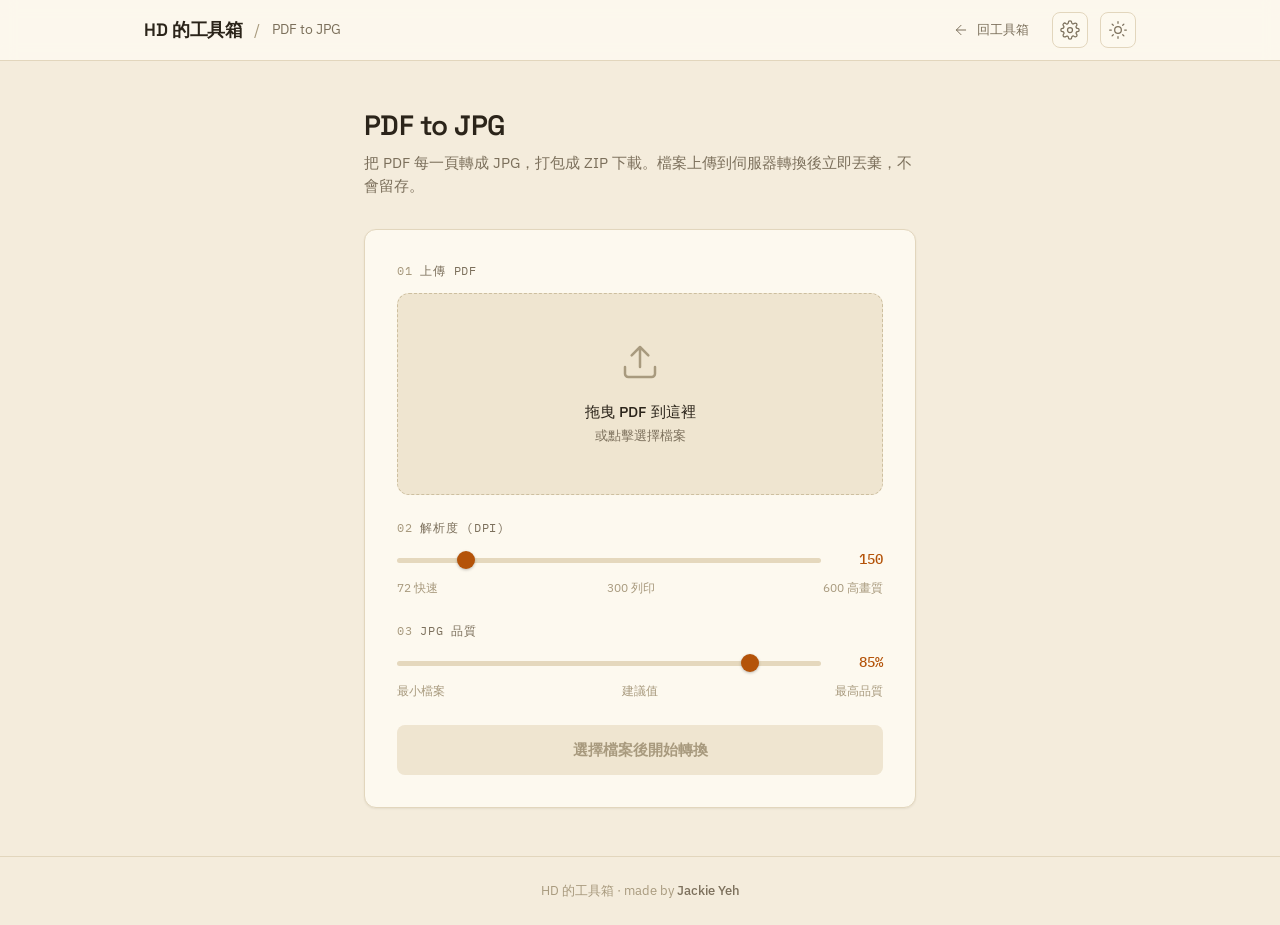
<file: static/pdf2jpg/index.html>
<!DOCTYPE html>
<html lang="zh-TW">
<head>
  <meta charset="UTF-8">
  <meta name="viewport" content="width=device-width, initial-scale=1">
  <title>PDF to JPG · HD 的工具箱</title>
  <meta name="description" content="把 PDF 每一頁轉成 JPG，可調解析度與品質，打包成 ZIP 下載。">
  <link rel="preconnect" href="https://fonts.googleapis.com">
  <link rel="preconnect" href="https://fonts.gstatic.com" crossorigin>
  <link rel="stylesheet" href="/static/shared/app.css">
  <script src="/static/shared/theme.js"></script>
  <script src="/static/shared/settings.js"></script>
</head>
<body>

  <header class="app-header">
    <div class="app-header__row">
      <a href="/" class="brand">HD 的工具箱</a>
      <span class="crumb-sep">/</span>
      <span class="crumb-cur">PDF to JPG</span>
      <span class="app-header__spacer"></span>
      <a href="/" class="btn btn--ghost" style="padding:6px 10px;font-size:13px">
        <svg class="icon icon--sm" viewBox="0 0 24 24" fill="none" stroke="currentColor" stroke-width="1.5" stroke-linecap="round" stroke-linejoin="round" aria-hidden="true"><path d="M19 12H5M12 19l-7-7 7-7"/></svg>
        回工具箱
      </a>
      <button type="button" class="theme-toggle" id="themeToggle" aria-label="切換亮 / 暗模式" title="切換亮 / 暗模式">
        <svg class="icon icon-sun" viewBox="0 0 24 24" fill="none" stroke="currentColor" stroke-width="1.5" stroke-linecap="round" stroke-linejoin="round" aria-hidden="true"><circle cx="12" cy="12" r="4"/><path d="M12 2v2M12 20v2M4.93 4.93l1.41 1.41M17.66 17.66l1.41 1.41M2 12h2M20 12h2M6.34 17.66l-1.41 1.41M19.07 4.93l-1.41 1.41"/></svg>
        <svg class="icon icon-moon" viewBox="0 0 24 24" fill="none" stroke="currentColor" stroke-width="1.5" stroke-linecap="round" stroke-linejoin="round" aria-hidden="true"><path d="M21 12.79A9 9 0 1 1 11.21 3 7 7 0 0 0 21 12.79z"/></svg>
      </button>
    </div>
  </header>

  <main class="app-main app-main--narrow">
    <div class="tool-head">
      <h1>PDF to JPG</h1>
      <p>把 PDF 每一頁轉成 JPG，打包成 ZIP 下載。檔案上傳到伺服器轉換後立即丟棄，不會留存。</p>
    </div>

    <div class="card">
      <div class="section">
        <div class="section__label"><span class="section__num">01</span> 上傳 PDF</div>
        <div class="dropzone" id="dropzone">
          <input type="file" id="fileInput" accept=".pdf" hidden>
          <svg class="dropzone__icon" viewBox="0 0 24 24" fill="none" stroke="currentColor" stroke-width="1.5" stroke-linecap="round" stroke-linejoin="round" aria-hidden="true"><path d="M21 15v4a2 2 0 0 1-2 2H5a2 2 0 0 1-2-2v-4"/><path d="M17 8l-5-5-5 5M12 3v12"/></svg>
          <div class="dropzone__title">拖曳 PDF 到這裡</div>
          <div class="dropzone__hint">或點擊選擇檔案</div>
          <span class="dropzone__file" id="fileName"></span>
        </div>
      </div>

      <div class="section">
        <div class="section__label"><span class="section__num">02</span> 解析度 (DPI)</div>
        <div class="range-field">
          <input type="range" id="dpiSlider" min="72" max="600" value="150">
          <span class="range-field__val" id="dpiValue">150</span>
        </div>
        <div class="range-hints"><span>72 快速</span><span>300 列印</span><span>600 高畫質</span></div>
      </div>

      <div class="section">
        <div class="section__label"><span class="section__num">03</span> JPG 品質</div>
        <div class="range-field">
          <input type="range" id="qualitySlider" min="1" max="100" value="85">
          <span class="range-field__val" id="qualityValue">85%</span>
        </div>
        <div class="range-hints"><span>最小檔案</span><span>建議值</span><span>最高品質</span></div>
      </div>

      <button type="button" class="btn btn--primary btn--block mt-6" id="convertBtn" disabled>選擇檔案後開始轉換</button>

      <div class="progress" id="progress">
        <div class="progress__header">
          <span class="progress__label">轉換中</span>
          <span class="progress__status" id="progressStatus"></span>
        </div>
        <div class="progress__track"><div class="progress__bar" id="progressBar"></div></div>
      </div>

      <div class="message message--error mt-4" id="errorMsg">
        <svg class="icon" viewBox="0 0 24 24" fill="none" stroke="currentColor" stroke-width="1.5" stroke-linecap="round" stroke-linejoin="round" aria-hidden="true"><circle cx="12" cy="12" r="10"/><path d="M15 9l-6 6M9 9l6 6"/></svg>
        <span id="errorText"></span>
      </div>

      <div class="message message--success mt-4" id="successMsg">
        <svg class="icon" viewBox="0 0 24 24" fill="none" stroke="currentColor" stroke-width="1.5" stroke-linecap="round" stroke-linejoin="round" aria-hidden="true"><path d="M22 11.08V12a10 10 0 1 1-5.93-9.14"/><path d="M22 4L12 14.01l-3-3"/></svg>
        <span>轉換完成，ZIP 已開始下載。</span>
      </div>
    </div>
  </main>

  <footer class="app-footer">
    <p>HD 的工具箱 · made by <a href="https://github.com/" rel="noopener">Jackie Yeh</a></p>
  </footer>

  <script>
    (function () {
      var dropzone = document.getElementById('dropzone');
      var fileInput = document.getElementById('fileInput');
      var fileName = document.getElementById('fileName');
      var dpiSlider = document.getElementById('dpiSlider');
      var dpiValue = document.getElementById('dpiValue');
      var qualitySlider = document.getElementById('qualitySlider');
      var qualityValue = document.getElementById('qualityValue');
      var convertBtn = document.getElementById('convertBtn');
      var progress = document.getElementById('progress');
      var progressBar = document.getElementById('progressBar');
      var progressStatus = document.getElementById('progressStatus');
      var errorMsg = document.getElementById('errorMsg');
      var errorText = document.getElementById('errorText');
      var successMsg = document.getElementById('successMsg');

      var selectedFile = null;

      function showError(msg) {
        errorText.textContent = msg;
        errorMsg.classList.add('is-shown');
        successMsg.classList.remove('is-shown');
      }
      function hideMessages() {
        errorMsg.classList.remove('is-shown');
        successMsg.classList.remove('is-shown');
      }

      function handleFile(file) {
        if (!file || !file.name.toLowerCase().endsWith('.pdf')) {
          showError('請選擇 PDF 檔案。');
          return;
        }
        selectedFile = file;
        fileName.textContent = file.name;
        fileName.classList.add('is-shown');
        convertBtn.disabled = false;
        convertBtn.textContent = '轉換並下載';
        hideMessages();
      }

      dropzone.addEventListener('click', function () { fileInput.click(); });
      dropzone.addEventListener('dragover', function (e) { e.preventDefault(); dropzone.classList.add('is-dragover'); });
      dropzone.addEventListener('dragleave', function (e) { e.preventDefault(); dropzone.classList.remove('is-dragover'); });
      dropzone.addEventListener('drop', function (e) {
        e.preventDefault();
        dropzone.classList.remove('is-dragover');
        if (e.dataTransfer.files.length) handleFile(e.dataTransfer.files[0]);
      });
      fileInput.addEventListener('change', function (e) {
        if (e.target.files.length) handleFile(e.target.files[0]);
      });

      dpiSlider.addEventListener('input', function () { dpiValue.textContent = dpiSlider.value; });
      qualitySlider.addEventListener('input', function () { qualityValue.textContent = qualitySlider.value + '%'; });

      convertBtn.addEventListener('click', async function () {
        if (!selectedFile) return;
        hideMessages();
        progress.classList.add('is-shown');
        progressBar.style.width = '0%';
        progressStatus.textContent = '準備中…';
        convertBtn.disabled = true;

        var form = new FormData();
        form.append('file', selectedFile);
        form.append('dpi', dpiSlider.value);
        form.append('quality', qualitySlider.value);

        try {
          progressBar.style.width = '30%';
          progressStatus.textContent = '上傳中…';
          var res = await fetch('/api/pdf2jpg/convert', { method: 'POST', body: form });

          progressBar.style.width = '70%';
          progressStatus.textContent = '處理中…';
          if (!res.ok) {
            var err;
            try { err = await res.json(); } catch (e) { err = {}; }
            throw new Error(err.detail || ('轉換失敗（HTTP ' + res.status + '）'));
          }

          progressBar.style.width = '92%';
          progressStatus.textContent = '下載中…';
          var blob = await res.blob();
          var url = URL.createObjectURL(blob);
          var a = document.createElement('a');
          a.href = url;
          a.download = selectedFile.name.replace(/\.pdf$/i, '') + '_images.zip';
          document.body.appendChild(a);
          a.click();
          document.body.removeChild(a);
          URL.revokeObjectURL(url);

          progressBar.style.width = '100%';
          progressStatus.textContent = '完成';
          setTimeout(function () {
            progress.classList.remove('is-shown');
            successMsg.classList.add('is-shown');
          }, 450);
        } catch (e) {
          showError(e.message || '轉換失敗。');
          progress.classList.remove('is-shown');
        } finally {
          convertBtn.disabled = false;
        }
      });
    })();
  </script>
</body>
</html>
</file>
<file: static/shared/app.css>
/* ============================================================
   hd-toolkit — 全站設計系統
   完整規格見專案根目錄 DESIGN.md。
   亮色＝溫暖紙質 / 淺木紋；暗色＝深木紋 / 胡桃木；單一暖琥珀 accent。
   ============================================================ */

@import url("https://fonts.googleapis.com/css2?family=Space+Grotesk:wght@500;600;700&family=IBM+Plex+Mono:wght@400;500&family=IBM+Plex+Sans:wght@400;500;600&display=swap");

/* ---------- Tokens ---------- */
:root {
  /* 亮色：溫暖紙質 / 淺木紋 */
  --bg: #f4ecdc;
  --surface: #fdf9ef;
  --surface-2: #efe5d0;
  --surface-3: #e5d8bd;
  --border: #e2d6bd;
  --border-strong: #cdbf9f;
  --text: #2b241a;
  --text-muted: #7c705c;
  --text-dim: #a89a7e;

  --accent: #b45309;
  --accent-hover: #92400e;
  --accent-fg: #fdf9ef;
  --accent-subtle: #f7ecd2;
  --accent-border: #e3c277;
  --focus-ring: rgba(180, 83, 9, 0.35);

  --success: #15803d;
  --success-bg: #eef4e4;
  --warning: #c2410c;
  --warning-bg: #f9ecdc;
  --error: #b91c1c;
  --error-bg: #f6e6df;
  --info: #1d4ed8;
  --info-bg: #e6ecdf;

  --shadow-sm: 0 1px 2px rgba(60, 46, 24, 0.08);
  --shadow-md: 0 2px 8px rgba(60, 46, 24, 0.07), 0 12px 28px rgba(60, 46, 24, 0.06);

  --radius-sm: 8px;
  --radius-md: 12px;
  --radius-lg: 16px;
  --radius-full: 9999px;

  --space-1: 4px;
  --space-2: 8px;
  --space-3: 12px;
  --space-4: 16px;
  --space-6: 24px;
  --space-8: 32px;
  --space-12: 48px;
  --space-16: 64px;

  --font-display: "Space Grotesk", system-ui, -apple-system, sans-serif;
  --font-body: "IBM Plex Sans", system-ui, -apple-system, "Noto Sans TC", sans-serif;
  --font-mono: "IBM Plex Mono", ui-monospace, "SFMono-Regular", monospace;

  --ease-enter: cubic-bezier(0.16, 1, 0.3, 1);
  --ease-move: cubic-bezier(0.4, 0, 0.2, 1);
}

html[data-theme="dark"] {
  /* 暗色：深木紋 / 胡桃木 */
  --bg: #231a11;
  --surface: #2e2417;
  --surface-2: #392e1d;
  --surface-3: #453823;
  --border: #493a26;
  --border-strong: #5c4a31;
  --text: #ede3cf;
  --text-muted: #b3a586;
  --text-dim: #8a7a5b;

  --accent: #f59e0b;
  --accent-hover: #fbbf24;
  --accent-fg: #231a11;
  --accent-subtle: rgba(245, 158, 11, 0.12);
  --accent-border: rgba(245, 158, 11, 0.35);
  --focus-ring: rgba(245, 158, 11, 0.4);

  --success: #22c55e;
  --success-bg: rgba(34, 197, 94, 0.12);
  --warning: #fb923c;
  --warning-bg: rgba(251, 146, 60, 0.12);
  --error: #ef4444;
  --error-bg: rgba(239, 68, 68, 0.12);
  --info: #3b82f6;
  --info-bg: rgba(59, 130, 246, 0.12);

  --shadow-sm: 0 1px 2px rgba(0, 0, 0, 0.3);
  --shadow-md: 0 2px 16px rgba(0, 0, 0, 0.4);
}

/* ---------- Reset / base ---------- */
*,
*::before,
*::after {
  margin: 0;
  padding: 0;
  box-sizing: border-box;
}

html {
  -webkit-text-size-adjust: 100%;
}

body {
  font-family: var(--font-body);
  font-size: 16px;
  line-height: 1.55;
  background: var(--bg);
  color: var(--text);
  -webkit-font-smoothing: antialiased;
  min-height: 100vh;
  display: flex;
  flex-direction: column;
  transition: background-color 0.2s var(--ease-move), color 0.2s var(--ease-move);
}

h1, h2, h3, h4 {
  font-family: var(--font-display);
  font-weight: 600;
  line-height: 1.2;
  letter-spacing: -0.02em;
}

a {
  color: var(--accent);
  text-decoration: none;
}
a:hover { color: var(--accent-hover); }

code, kbd, samp, .mono {
  font-family: var(--font-mono);
}

img { max-width: 100%; display: block; }

::selection { background: var(--accent-subtle); }

:focus-visible {
  outline: none;
  box-shadow: 0 0 0 3px var(--focus-ring);
  border-radius: var(--radius-sm);
}

/* ---------- Icons ---------- */
.icon { width: 20px; height: 20px; flex-shrink: 0; }
.icon--lg { width: 24px; height: 24px; }
.icon--sm { width: 16px; height: 16px; }

/* ---------- App header ---------- */
.app-header {
  position: sticky;
  top: 0;
  z-index: 50;
  background: color-mix(in srgb, var(--surface) 90%, transparent);
  backdrop-filter: blur(8px);
  -webkit-backdrop-filter: blur(8px);
  border-bottom: 1px solid var(--border);
}
.app-header__row {
  max-width: 1040px;
  margin: 0 auto;
  padding: var(--space-3) var(--space-6);
  display: flex;
  align-items: center;
  gap: var(--space-3);
}
.brand {
  font-family: var(--font-display);
  font-weight: 600;
  font-size: 18px;
  color: var(--text);
  letter-spacing: -0.02em;
}
.brand:hover { color: var(--accent); }
.crumb-sep { color: var(--text-dim); user-select: none; }
.crumb-cur { color: var(--text-muted); font-size: 14px; }
.app-header__spacer { flex: 1; }

.theme-toggle,
.icon-btn {
  display: inline-flex;
  align-items: center;
  justify-content: center;
  width: 36px;
  height: 36px;
  border-radius: var(--radius-sm);
  border: 1px solid var(--border);
  background: var(--surface);
  color: var(--text-muted);
  cursor: pointer;
  transition: background-color 0.15s, color 0.15s, border-color 0.15s;
}
.theme-toggle:hover,
.icon-btn:hover { background: var(--surface-2); color: var(--text); }
.theme-toggle .icon-moon { display: none; }
.theme-toggle .icon-sun { display: block; }
html[data-theme="dark"] .theme-toggle .icon-sun { display: none; }
html[data-theme="dark"] .theme-toggle .icon-moon { display: block; }

/* ---------- Main / layout ---------- */
.app-main {
  flex: 1;
  width: 100%;
  margin: 0 auto;
  padding: var(--space-12) var(--space-6);
}
.app-main--wide { max-width: 1040px; }
.app-main--narrow { max-width: 600px; }
.app-main--full { max-width: none; padding: 0; display: flex; }

/* ---------- App footer ---------- */
.app-footer {
  border-top: 1px solid var(--border);
  padding: var(--space-6);
  text-align: center;
  color: var(--text-dim);
  font-size: 13px;
}
.app-footer a { color: var(--text-muted); font-weight: 500; }
.app-footer a:hover { color: var(--accent); }

/* ---------- Hero (homepage) ---------- */
.hero { margin-bottom: var(--space-12); }
.hero__eyebrow {
  font-family: var(--font-mono);
  font-size: 12px;
  letter-spacing: 0.06em;
  text-transform: uppercase;
  color: var(--text-dim);
  margin-bottom: var(--space-3);
}
.hero h1 { font-size: 36px; font-weight: 700; }
.hero h1 .accent { color: var(--accent); }
.hero p {
  margin-top: var(--space-3);
  color: var(--text-muted);
  font-size: 18px;
  max-width: 52ch;
}

/* ---------- Tool grid + cards ---------- */
.tool-grid {
  display: grid;
  grid-template-columns: 1fr;
  gap: var(--space-4);
}
@media (min-width: 640px) { .tool-grid { grid-template-columns: repeat(2, 1fr); } }
@media (min-width: 960px) { .tool-grid { grid-template-columns: repeat(3, 1fr); } }

.tool-card {
  display: block;
  background: var(--surface);
  border: 1px solid var(--border);
  border-radius: var(--radius-md);
  padding: var(--space-6);
  color: var(--text);
  transition: border-color 0.2s, box-shadow 0.2s, transform 0.2s var(--ease-move);
}
.tool-card:hover {
  border-color: var(--accent-border);
  box-shadow: var(--shadow-md);
  transform: translateY(-2px);
  color: var(--text);
}
.tool-card__icon {
  width: 24px;
  height: 24px;
  color: var(--text-muted);
  transition: color 0.2s;
}
.tool-card:hover .tool-card__icon { color: var(--accent); }
.tool-card h3 {
  font-family: var(--font-display);
  font-weight: 600;
  font-size: 20px;
  margin: var(--space-4) 0 var(--space-1);
  color: var(--text);
}
.tool-card p { font-size: 14px; color: var(--text-muted); }
.tool-card--soon { opacity: 0.62; }
.tool-card--soon:hover { transform: none; box-shadow: none; border-color: var(--border); }
.tool-card__tag {
  display: inline-block;
  margin-top: var(--space-3);
  font-family: var(--font-mono);
  font-size: 11px;
  letter-spacing: 0.06em;
  text-transform: uppercase;
  color: var(--text-dim);
}

/* ---------- Generic surface card (single-column tools) ---------- */
.card {
  background: var(--surface);
  border: 1px solid var(--border);
  border-radius: var(--radius-md);
  padding: var(--space-8);
  box-shadow: var(--shadow-sm);
}

/* ---------- Tool head (title + subtitle inside a tool page) ---------- */
.tool-head { margin-bottom: var(--space-8); }
.tool-head h1 { font-size: 28px; }
.tool-head p { margin-top: var(--space-2); color: var(--text-muted); font-size: 15px; }

/* ---------- Two-column tool layout ---------- */
.tool-layout { display: flex; flex: 1; min-height: calc(100vh - 57px); }
.tool-layout__controls {
  width: clamp(360px, 36vw, 480px);
  padding: var(--space-8) var(--space-6);
  border-right: 1px solid var(--border);
  display: flex;
  flex-direction: column;
  gap: var(--space-6);
  overflow-y: auto;
}
.tool-layout__preview {
  flex: 1;
  display: flex;
  align-items: center;
  justify-content: center;
  padding: var(--space-8);
  background: var(--surface-2);
}
@media (max-width: 880px) {
  .tool-layout { flex-direction: column; min-height: 0; }
  .tool-layout__controls {
    width: 100%;
    border-right: 0;
    border-bottom: 1px solid var(--border);
  }
}

/* ---------- Section + label ---------- */
.section + .section { margin-top: var(--space-6); }
.section__label {
  display: flex;
  align-items: center;
  gap: var(--space-2);
  font-family: var(--font-mono);
  font-size: 12px;
  letter-spacing: 0.06em;
  text-transform: uppercase;
  color: var(--text-muted);
  margin-bottom: var(--space-3);
}
.section__num { color: var(--text-dim); }

.field-label {
  display: block;
  font-size: 13px;
  font-weight: 500;
  color: var(--text-muted);
  margin-bottom: var(--space-2);
}

/* ---------- Dropzone ---------- */
.dropzone {
  border: 1.5px dashed var(--border-strong);
  border-radius: var(--radius-md);
  padding: var(--space-12) var(--space-6);
  text-align: center;
  background: var(--surface-2);
  cursor: pointer;
  transition: border-color 0.15s, background-color 0.15s;
}
.dropzone:hover,
.dropzone.is-dragover {
  border-color: var(--accent);
  background: var(--accent-subtle);
}
.dropzone.is-dragover { border-style: solid; }
.dropzone--compact { padding: var(--space-8) var(--space-4); }
.dropzone__icon {
  width: 40px;
  height: 40px;
  color: var(--text-dim);
  margin: 0 auto var(--space-3);
}
.dropzone__title { font-size: 15px; font-weight: 500; color: var(--text); }
.dropzone__hint { font-size: 13px; color: var(--text-muted); margin-top: 2px; }
.dropzone__file {
  display: none;
  margin-top: var(--space-3);
  font-family: var(--font-mono);
  font-size: 13px;
  padding: 5px 12px;
  border-radius: var(--radius-full);
  background: var(--accent-subtle);
  border: 1px solid var(--accent-border);
  color: var(--text);
}
.dropzone__file.is-shown { display: inline-block; }

/* ---------- Stepper ---------- */
.stepper {
  display: inline-flex;
  align-items: stretch;
  border: 1px solid var(--border);
  border-radius: var(--radius-sm);
  overflow: hidden;
  background: var(--surface-2);
}
.stepper__btn {
  width: 40px;
  border: 0;
  background: transparent;
  color: var(--text-muted);
  font-size: 18px;
  line-height: 1;
  cursor: pointer;
  display: flex;
  align-items: center;
  justify-content: center;
  transition: background-color 0.15s, color 0.15s;
}
.stepper__btn:hover:not(:disabled) { background: var(--surface-3); color: var(--text); }
.stepper__btn:disabled { color: var(--text-dim); cursor: not-allowed; }
.stepper__val {
  min-width: 56px;
  display: flex;
  align-items: center;
  justify-content: center;
  font-family: var(--font-mono);
  font-size: 18px;
  font-weight: 500;
  background: var(--surface);
  color: var(--text);
  border-left: 1px solid var(--border);
  border-right: 1px solid var(--border);
}

/* ---------- Segmented control ---------- */
.segmented {
  display: inline-flex;
  background: var(--surface-2);
  border: 1px solid var(--border);
  border-radius: var(--radius-sm);
  padding: 3px;
  gap: 3px;
}
.segmented__btn {
  font-family: var(--font-mono);
  font-size: 13px;
  font-weight: 500;
  padding: 7px 16px;
  border: 0;
  border-radius: 6px;
  background: transparent;
  color: var(--text-muted);
  cursor: pointer;
  transition: background-color 0.15s, color 0.15s;
}
.segmented__btn:hover { color: var(--text); }
.segmented__btn[aria-pressed="true"] { background: var(--accent); color: var(--accent-fg); }

/* ---------- Range ---------- */
.range-field { display: flex; align-items: center; gap: var(--space-4); }
.range-field input[type="range"] {
  -webkit-appearance: none;
  appearance: none;
  flex: 1;
  height: 5px;
  border-radius: var(--radius-full);
  background: var(--surface-3);
  outline: none;
  cursor: pointer;
}
.range-field input[type="range"]::-webkit-slider-thumb {
  -webkit-appearance: none;
  appearance: none;
  width: 18px;
  height: 18px;
  border-radius: var(--radius-full);
  background: var(--accent);
  box-shadow: 0 1px 3px rgba(0, 0, 0, 0.25);
  transition: transform 0.15s;
}
.range-field input[type="range"]::-webkit-slider-thumb:hover { transform: scale(1.12); }
.range-field input[type="range"]::-moz-range-thumb {
  width: 18px;
  height: 18px;
  border: 0;
  border-radius: var(--radius-full);
  background: var(--accent);
}
.range-field input[type="range"]:disabled { opacity: 0.45; cursor: not-allowed; }
.range-field__val {
  font-family: var(--font-mono);
  font-size: 14px;
  font-weight: 500;
  color: var(--accent);
  min-width: 46px;
  text-align: right;
}
.range-hints {
  display: flex;
  justify-content: space-between;
  margin-top: var(--space-2);
  font-size: 12px;
  color: var(--text-dim);
}
.is-disabled-row { opacity: 0.5; pointer-events: none; }

/* ---------- Text field ---------- */
.text-field {
  width: 100%;
  font-family: var(--font-mono);
  font-size: 14px;
  background: var(--surface-2);
  border: 1px solid var(--border);
  border-radius: var(--radius-sm);
  padding: 10px 12px;
  color: var(--text);
  transition: border-color 0.15s, box-shadow 0.15s, background-color 0.15s;
}
.text-field::placeholder { color: var(--text-dim); }
.text-field:focus {
  outline: none;
  border-color: var(--accent);
  box-shadow: 0 0 0 3px var(--focus-ring);
  background: var(--surface);
}

/* ---------- Buttons ---------- */
.btn {
  font-family: var(--font-body);
  font-size: 15px;
  font-weight: 500;
  border-radius: var(--radius-sm);
  padding: 10px 18px;
  cursor: pointer;
  border: 1px solid transparent;
  display: inline-flex;
  align-items: center;
  gap: var(--space-2);
  transition: background-color 0.15s, color 0.15s, border-color 0.15s, box-shadow 0.15s, transform 0.15s;
}
.btn:active:not(:disabled) { transform: translateY(1px); }
.btn--primary { background: var(--accent); color: var(--accent-fg); }
.btn--primary:hover:not(:disabled) { background: var(--accent-hover); color: var(--accent-fg); }
.btn--secondary { background: var(--surface); color: var(--text); border-color: var(--border); }
.btn--secondary:hover:not(:disabled) { background: var(--surface-2); }
.btn--ghost { background: transparent; color: var(--text-muted); }
.btn--ghost:hover:not(:disabled) { background: var(--surface-2); color: var(--text); }
.btn--block { display: flex; width: 100%; justify-content: center; padding: 14px 18px; font-weight: 600; }
.btn:disabled { background: var(--surface-2); color: var(--text-dim); cursor: not-allowed; border-color: transparent; }

/* ---------- Messages ---------- */
.message {
  display: none;
  align-items: center;
  gap: var(--space-3);
  padding: 12px 16px;
  border-radius: var(--radius-sm);
  font-size: 14px;
  border: 1px solid transparent;
}
.message.is-shown { display: flex; animation: msg-in 0.3s var(--ease-enter); }
.message .icon { color: currentColor; }
.message--error {
  background: var(--error-bg);
  color: var(--error);
  border-color: color-mix(in srgb, var(--error) 30%, transparent);
}
.message--success {
  background: var(--success-bg);
  color: var(--success);
  border-color: color-mix(in srgb, var(--success) 30%, transparent);
}
@keyframes msg-in {
  from { opacity: 0; transform: translateY(6px); }
  to { opacity: 1; transform: translateY(0); }
}

/* ---------- Progress ---------- */
.progress {
  display: none;
  margin-top: var(--space-4);
}
.progress.is-shown { display: block; }
.progress__header {
  display: flex;
  justify-content: space-between;
  font-size: 13px;
  margin-bottom: var(--space-2);
}
.progress__label { font-weight: 500; color: var(--text); }
.progress__status { color: var(--text-muted); font-family: var(--font-mono); }
.progress__track {
  height: 6px;
  border-radius: var(--radius-full);
  background: var(--surface-3);
  overflow: hidden;
}
.progress__bar {
  height: 100%;
  width: 0;
  background: var(--accent);
  border-radius: var(--radius-full);
  transition: width 0.3s var(--ease-move);
}

/* ---------- Chips ---------- */
.chip {
  display: inline-flex;
  align-items: center;
  gap: 6px;
  font-size: 13px;
  padding: 5px 12px;
  border-radius: var(--radius-full);
  background: var(--surface-2);
  border: 1px solid var(--border);
  color: var(--text-muted);
}
.chip--file {
  font-family: var(--font-mono);
  background: var(--accent-subtle);
  border-color: var(--accent-border);
  color: var(--text);
}

/* ---------- Preview empty state ---------- */
.preview-empty { text-align: center; color: var(--text-dim); }
.preview-empty__icon { width: 36px; height: 36px; margin: 0 auto var(--space-2); }
.preview-empty p { font-size: 13px; }

/* ---------- Utilities ---------- */
.row { display: flex; gap: var(--space-4); flex-wrap: wrap; }
.stack-2 > * + * { margin-top: var(--space-2); }
.stack-4 > * + * { margin-top: var(--space-4); }
.mt-4 { margin-top: var(--space-4); }
.mt-6 { margin-top: var(--space-6); }

/* ---------- Settings modal ---------- */
.settings-overlay {
  position: fixed;
  inset: 0;
  z-index: 100;
  display: none;
  align-items: flex-start;
  justify-content: center;
  padding: var(--space-16) var(--space-4) var(--space-8);
  background: rgba(0, 0, 0, 0.45);
  -webkit-backdrop-filter: blur(2px);
  backdrop-filter: blur(2px);
  overflow-y: auto;
}
.settings-overlay.is-open { display: flex; }
.settings-modal {
  width: 100%;
  max-width: 460px;
  background: var(--surface);
  border: 1px solid var(--border);
  border-radius: var(--radius-lg);
  box-shadow: var(--shadow-md);
  padding: var(--space-8);
  animation: settings-in 0.2s var(--ease-enter);
}
@keyframes settings-in {
  from { opacity: 0; transform: translateY(-8px) scale(0.98); }
  to { opacity: 1; transform: none; }
}
.settings-modal__head {
  display: flex;
  align-items: center;
  justify-content: space-between;
  margin-bottom: var(--space-4);
}
.settings-modal__head h2 { font-size: 20px; }
.settings-row { margin-top: var(--space-6); }
.settings-row__label {
  display: flex;
  align-items: baseline;
  justify-content: space-between;
  gap: var(--space-3);
  margin-bottom: var(--space-2);
}
.settings-row__label .field-label { margin: 0; }
.settings-row__label a { font-size: 12px; color: var(--text-muted); }
.settings-row__label a:hover { color: var(--accent); }
.settings-note {
  margin-top: var(--space-4);
  font-size: 12px;
  line-height: 1.6;
  color: var(--text-dim);
}
.settings-foot {
  display: flex;
  margin-top: var(--space-8);
}

/* ---------- Reduced motion ---------- */
@media (prefers-reduced-motion: reduce) {
  *,
  *::before,
  *::after {
    animation-duration: 0.01ms !important;
    animation-iteration-count: 1 !important;
    transition-duration: 0.01ms !important;
  }
}
</file>
